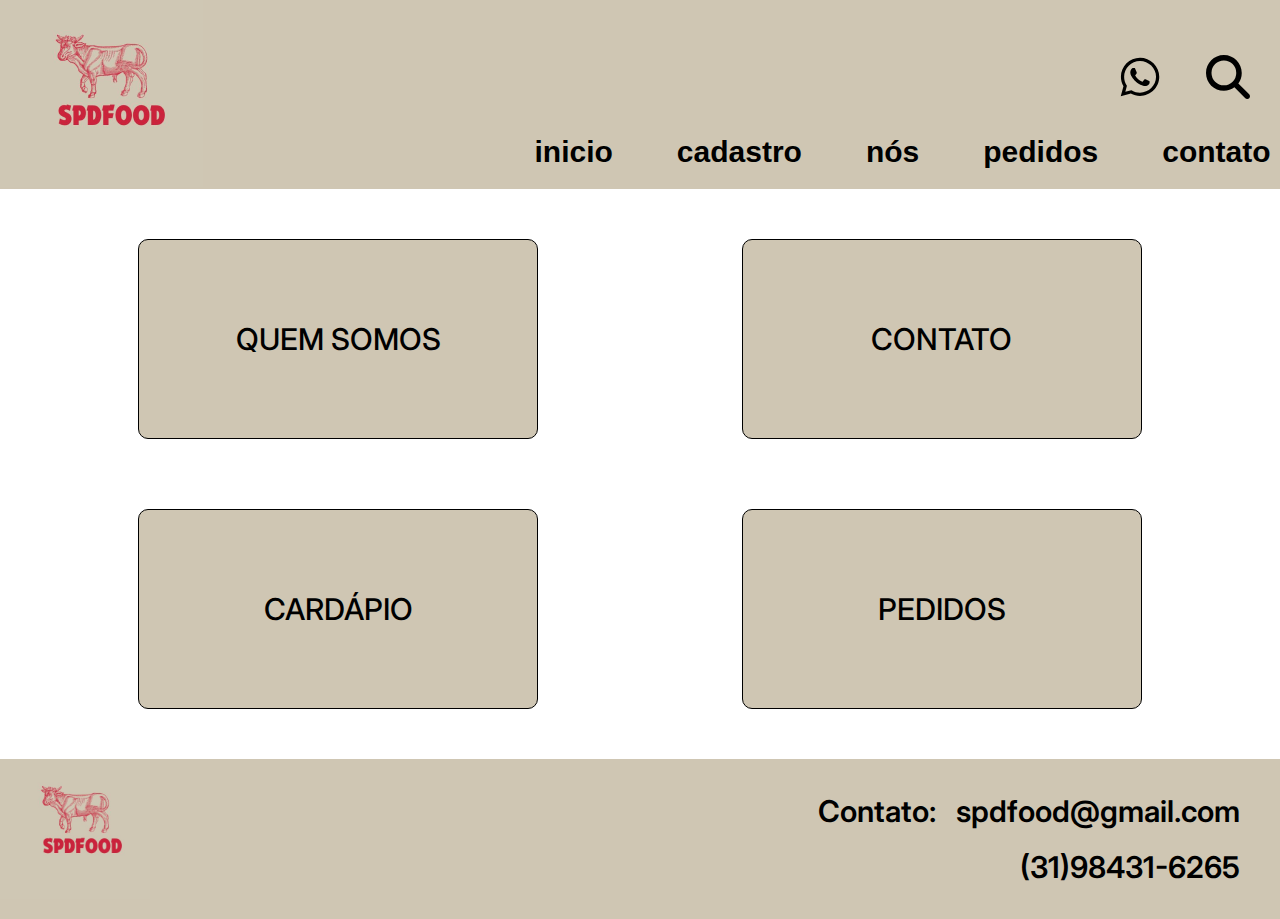
<file: delivery12/index.html>
<!DOCTYPE html>
<html lang="en">
<head>
    <meta charset="UTF-8">
    <meta name="viewport" content="width=device-width, initial-scale=1.0">
    <title>Document</title>
    <link rel="stylesheet" href="style.css">
</head>
<body>

    <div class="cabecario">
        <div>
            <img src="imagens/AP FINANÇAS (1) 2 (1).png" alt="">
        </div>
        <div class="nave">
            <p onclick="window.location.href='pagInicio.html'">inicio</p>
            <p onclick="window.location.href='login.html'">cadastro</p>
            <p onclick="window.location.href='quemsomos.html'">nós</p>
            <p onclick="window.location.href='pedidos.html'">pedidos</p>
            <p onclick="window.location.href='contato.html'">contato</p>
            <p onclick="window.location.href='cardapio.html'">cardapio</p>
        </div>
        <div class="altura">
            <svg xmlns="http://www.w3.org/2000/svg"
                viewBox="0 0 448 512"><!--!Font Awesome Free 6.6.0 by @fontawesome - https://fontawesome.com License - https://fontawesome.com/license/free Copyright 2024 Fonticons, Inc.-->
                <path
                    d="M380.9 97.1C339 55.1 283.2 32 223.9 32c-122.4 0-222 99.6-222 222 0 39.1 10.2 77.3 29.6 111L0 480l117.7-30.9c32.4 17.7 68.9 27 106.1 27h.1c122.3 0 224.1-99.6 224.1-222 0-59.3-25.2-115-67.1-157zm-157 341.6c-33.2 0-65.7-8.9-94-25.7l-6.7-4-69.8 18.3L72 359.2l-4.4-7c-18.5-29.4-28.2-63.3-28.2-98.2 0-101.7 82.8-184.5 184.6-184.5 49.3 0 95.6 19.2 130.4 54.1 34.8 34.9 56.2 81.2 56.1 130.5 0 101.8-84.9 184.6-186.6 184.6zm101.2-138.2c-5.5-2.8-32.8-16.2-37.9-18-5.1-1.9-8.8-2.8-12.5 2.8-3.7 5.6-14.3 18-17.6 21.8-3.2 3.7-6.5 4.2-12 1.4-32.6-16.3-54-29.1-75.5-66-5.7-9.8 5.7-9.1 16.3-30.3 1.8-3.7 .9-6.9-.5-9.7-1.4-2.8-12.5-30.1-17.1-41.2-4.5-10.8-9.1-9.3-12.5-9.5-3.2-.2-6.9-.2-10.6-.2-3.7 0-9.7 1.4-14.8 6.9-5.1 5.6-19.4 19-19.4 46.3 0 27.3 19.9 53.7 22.6 57.4 2.8 3.7 39.1 59.7 94.8 83.8 35.2 15.2 49 16.5 66.6 13.9 10.7-1.6 32.8-13.4 37.4-26.4 4.6-13 4.6-24.1 3.2-26.4-1.3-2.5-5-3.9-10.5-6.6z" />
            </svg>
            <svg class="whatizap"
                viewBox="0 0 512 512"><!--!Font Awesome Free 6.6.0 by @fontawesome - https://fontawesome.com License - https://fontawesome.com/license/free Copyright 2024 Fonticons, Inc.-->
                <path
                    d="M416 208c0 45.9-14.9 88.3-40 122.7L502.6 457.4c12.5 12.5 12.5 32.8 0 45.3s-32.8 12.5-45.3 0L330.7 376c-34.4 25.2-76.8 40-122.7 40C93.1 416 0 322.9 0 208S93.1 0 208 0S416 93.1 416 208zM208 352a144 144 0 1 0 0-288 144 144 0 1 0 0 288z" />
            </svg>

        </div>
    </div>

    <div class="container">
        <div class="main">
            <div class="cards">
                <div class="cardsButoes" onclick="window.location.href='quemsomos.html'">
                    <p>QUEM SOMOS</p>
                    
                </div>
                <div class="cardsButoes" onclick="window.location.href='contato.html'">
                    <p>CONTATO</p>
                </div>
                <div class="cardsButoes" onclick="window.location.href='cardapio.html'">
                    <p>CARDÁPIO</p>
                </div>
                <div class="cardsButoes" onclick="window.location.href='pedidos.html'">
                    <p>PEDIDOS</p>
                </div>
            </div>
        </div>
    </div>
    
    </div>
    
    <div class="rodape">
        <div>
            <img class="imgRodape" src="imagens/AP FINANÇAS (1) 2 (1).png" alt="">
        </div>
        <div class="rodapeContato">
            <div class="center-center">
                <p style="margin-right: 20px;">Contato: </p>
                <p>spdfood@gmail.com</p>
            </div>
            <p style="margin-top: 20px;">(31)98431-6265</p>
        </div>
    </div>
    
</body>
</html>
</file>
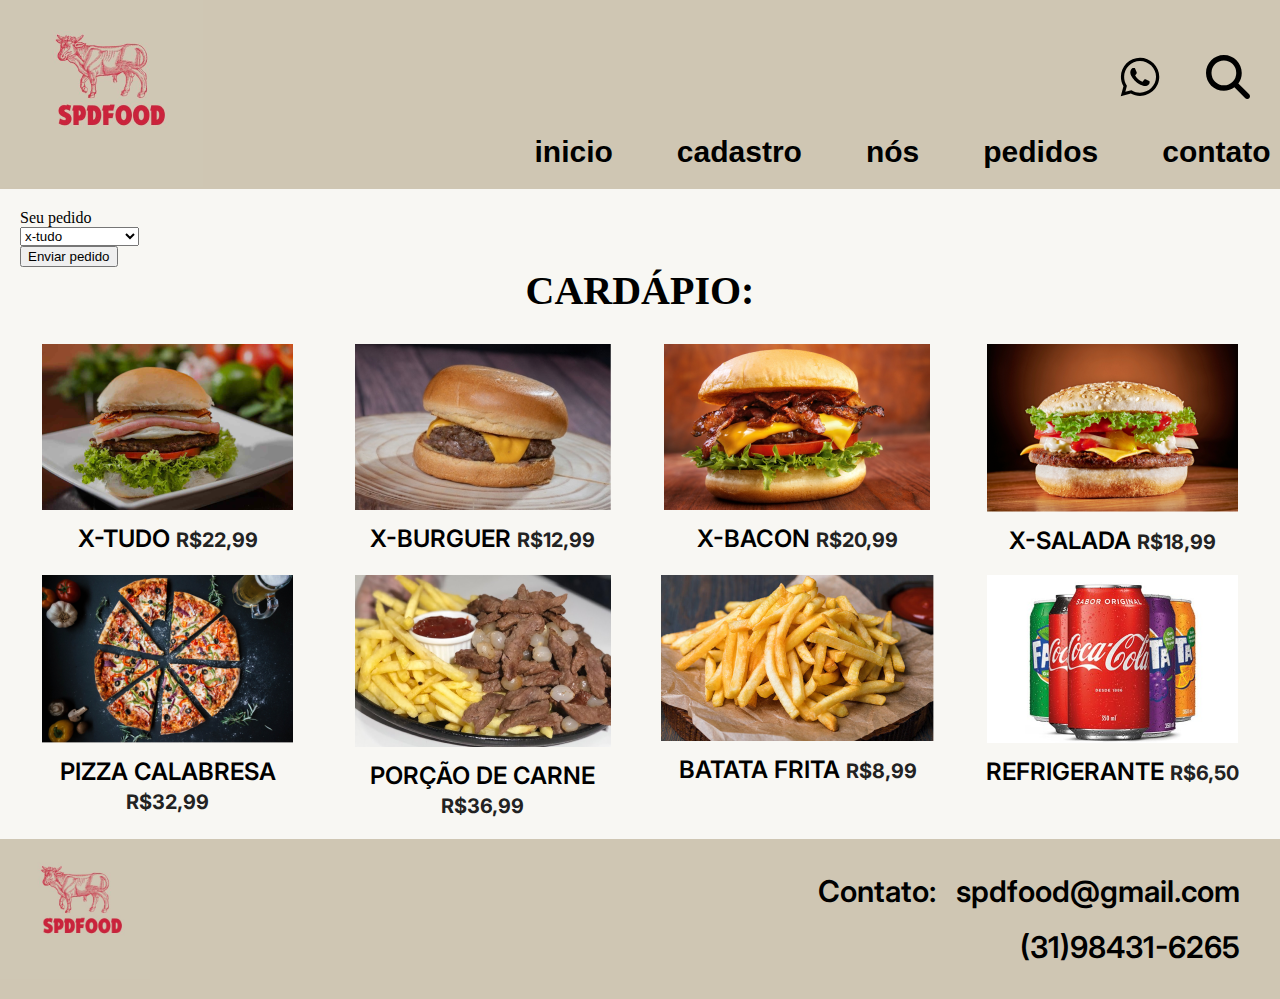
<file: delivery12/cardapio.html>
<!DOCTYPE html>
<html lang="en">
<head>
    <meta charset="UTF-8">
    <meta name="viewport" content="width=device-width, initial-scale=1.0">
    <title>Document</title>
    <link rel="stylesheet" href="cardapio.css">
</head>
<body>
    <div class="cabecario">
        <div>
            <img src="imagens/AP FINANÇAS (1) 2 (1).png" alt="">
        </div>
        <div class="nave">
            <p onclick="window.location.href='pagInicio.html'">inicio</p>
            <p onclick="window.location.href='login.html'">cadastro</p>
            <p onclick="window.location.href='quemsomos.html'">nós</p>
            <p onclick="window.location.href='pedidos.html'">pedidos</p>
            <p onclick="window.location.href='contato.html'">contato</p>
            <p onclick="window.location.href='cardapio.html'">cardapio</p>
        </div>
        <div class="altura">
            <svg xmlns="http://www.w3.org/2000/svg"
                viewBox="0 0 448 512"><!--!Font Awesome Free 6.6.0 by @fontawesome - https://fontawesome.com License - https://fontawesome.com/license/free Copyright 2024 Fonticons, Inc.-->
                <path
                    d="M380.9 97.1C339 55.1 283.2 32 223.9 32c-122.4 0-222 99.6-222 222 0 39.1 10.2 77.3 29.6 111L0 480l117.7-30.9c32.4 17.7 68.9 27 106.1 27h.1c122.3 0 224.1-99.6 224.1-222 0-59.3-25.2-115-67.1-157zm-157 341.6c-33.2 0-65.7-8.9-94-25.7l-6.7-4-69.8 18.3L72 359.2l-4.4-7c-18.5-29.4-28.2-63.3-28.2-98.2 0-101.7 82.8-184.5 184.6-184.5 49.3 0 95.6 19.2 130.4 54.1 34.8 34.9 56.2 81.2 56.1 130.5 0 101.8-84.9 184.6-186.6 184.6zm101.2-138.2c-5.5-2.8-32.8-16.2-37.9-18-5.1-1.9-8.8-2.8-12.5 2.8-3.7 5.6-14.3 18-17.6 21.8-3.2 3.7-6.5 4.2-12 1.4-32.6-16.3-54-29.1-75.5-66-5.7-9.8 5.7-9.1 16.3-30.3 1.8-3.7 .9-6.9-.5-9.7-1.4-2.8-12.5-30.1-17.1-41.2-4.5-10.8-9.1-9.3-12.5-9.5-3.2-.2-6.9-.2-10.6-.2-3.7 0-9.7 1.4-14.8 6.9-5.1 5.6-19.4 19-19.4 46.3 0 27.3 19.9 53.7 22.6 57.4 2.8 3.7 39.1 59.7 94.8 83.8 35.2 15.2 49 16.5 66.6 13.9 10.7-1.6 32.8-13.4 37.4-26.4 4.6-13 4.6-24.1 3.2-26.4-1.3-2.5-5-3.9-10.5-6.6z" />
            </svg>
            <svg class="whatizap"
                viewBox="0 0 512 512"><!--!Font Awesome Free 6.6.0 by @fontawesome - https://fontawesome.com License - https://fontawesome.com/license/free Copyright 2024 Fonticons, Inc.-->
                <path
                    d="M416 208c0 45.9-14.9 88.3-40 122.7L502.6 457.4c12.5 12.5 12.5 32.8 0 45.3s-32.8 12.5-45.3 0L330.7 376c-34.4 25.2-76.8 40-122.7 40C93.1 416 0 322.9 0 208S93.1 0 208 0S416 93.1 416 208zM208 352a144 144 0 1 0 0-288 144 144 0 1 0 0 288z" />
            </svg>

        </div>
    </div>
    <div class="cardapio">
        <div class="campos">
            <label for="pagamento">Seu pedido</label>
            <select name="pagamento" id="pagamento">
                <option value="dinheiro">x-tudo</option>
                <option value="cartao">x-burguer</option>
                <option value="pix">x-salada</option>
                <option value="pix">pizza calabresa</option>
                <option value="pix">porção de carne</option>
                <option value="pix">batata frita</option>
                <option value="pix">refrigerante</option>
                <div class="campos">
                    <label for="pedido">Pedido:</label>
                    
                </div>
                <input type="submit" value="Enviar pedido">
            </form>
        </div>
    </main min-height: 1309px;> 

        <h1 class="tituloCardapio">CARDÁPIO:</h1>
        <div class="grid-container">
            
            <div class="item">
                <img src="imagens/XTUDO.png" alt="x-tudo">
                <p class="cardapio-item">X-TUDO <span class="preco">R$22,99</span></p>
            </div>
            <div class="item">
                <img src="imagens/XBURGUER.png" alt="x-burguer">
                <p class="cardapio-item">X-BURGUER <span class="preco">R$12,99</span></p>
            </div>
            <div class="item">
                <img src="imagens/XBACON.png" alt="x-bacon">
                <p class="cardapio-item">X-BACON <span class="preco">R$20,99</span></p>
            </div>
            <div class="item">
                <img src="imagens/XSALADA.png" alt="x-salada">
                <p class="cardapio-item">X-SALADA <span class="preco">R$18,99</span></p>
            </div>
            <div class="item">
                <img src="imagens/PIZZA.png" alt="pizza">
                <p class="cardapio-item">PIZZA CALABRESA <span class="preco">R$32,99</span></p>
            </div>
            <div class="item">
                <img src="imagens/CARNE.png" alt="carne">
                <p class="cardapio-item">PORÇÃO DE CARNE <span class="preco">R$36,99</span></p>
            </div>
            <div class="item">
                <img src="imagens/BATATAFRITA.png" alt="batata-frita">
                <p class="cardapio-item">BATATA FRITA <span class="preco">R$8,99</span></p>
            </div>
            <div class="item">
                <img src="imagens/REFRI.png" alt="refrigerante">
                <p class="cardapio-item">REFRIGERANTE <span class="preco">R$6,50</span></p>
               
                    </select>
                </div>
            </div>
        </div>
    </div>

    
    <div class="rodape">
        <div>
            <img class="imgRodape" src="imagens/AP FINANÇAS (1) 2 (1).png" alt="">
        </div>
        <div class="rodapeContato">
            <div class="center-center">
                <p style="margin-right: 20px;">Contato: </p>
                <p>spdfood@gmail.com</p>
            </div>
            <p style="margin-top: 20px;">(31)98431-6265</p>
        </div>
    </div>

</body>
</html>
</file>
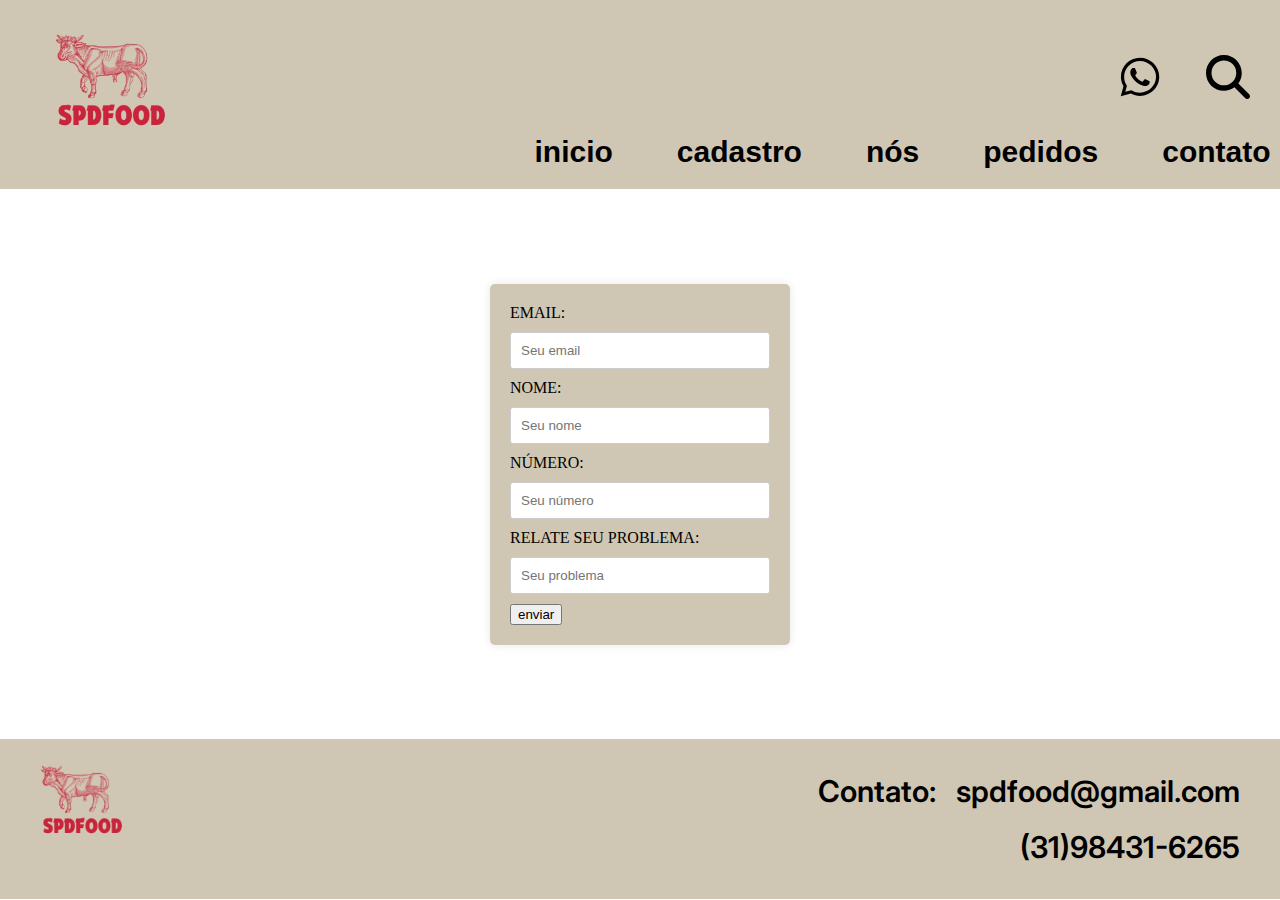
<file: delivery12/contato.html>
<!DOCTYPE html>
<html lang="en">

<head>
    <meta charset="UTF-8">
    <meta name="viewport" content="width=device-width, initial-scale=1.0">
    <title>Document</title>
    <link rel="stylesheet" href="contato.css">
</head>

<body>

    <div class="cabecario">
        <div>
            <img src="imagens/AP FINANÇAS (1) 2 (1).png" alt="">
        </div>
        <div class="nave">
            <p onclick="window.location.href='pagInicio.html'">inicio</p>
            <p onclick="window.location.href='login.html'">cadastro</p>
            <p onclick="window.location.href='quemsomos.html'">nós</p>
            <p onclick="window.location.href='pedidos.html'">pedidos</p>
            <p onclick="window.location.href='contato.html'">contato</p>
            <p onclick="window.location.href='cardapio.html'">cardapio</p>
        </div>
        <div class="altura">
            <svg xmlns="http://www.w3.org/2000/svg"
                viewBox="0 0 448 512"><!--!Font Awesome Free 6.6.0 by @fontawesome - https://fontawesome.com License - https://fontawesome.com/license/free Copyright 2024 Fonticons, Inc.-->
                <path
                    d="M380.9 97.1C339 55.1 283.2 32 223.9 32c-122.4 0-222 99.6-222 222 0 39.1 10.2 77.3 29.6 111L0 480l117.7-30.9c32.4 17.7 68.9 27 106.1 27h.1c122.3 0 224.1-99.6 224.1-222 0-59.3-25.2-115-67.1-157zm-157 341.6c-33.2 0-65.7-8.9-94-25.7l-6.7-4-69.8 18.3L72 359.2l-4.4-7c-18.5-29.4-28.2-63.3-28.2-98.2 0-101.7 82.8-184.5 184.6-184.5 49.3 0 95.6 19.2 130.4 54.1 34.8 34.9 56.2 81.2 56.1 130.5 0 101.8-84.9 184.6-186.6 184.6zm101.2-138.2c-5.5-2.8-32.8-16.2-37.9-18-5.1-1.9-8.8-2.8-12.5 2.8-3.7 5.6-14.3 18-17.6 21.8-3.2 3.7-6.5 4.2-12 1.4-32.6-16.3-54-29.1-75.5-66-5.7-9.8 5.7-9.1 16.3-30.3 1.8-3.7 .9-6.9-.5-9.7-1.4-2.8-12.5-30.1-17.1-41.2-4.5-10.8-9.1-9.3-12.5-9.5-3.2-.2-6.9-.2-10.6-.2-3.7 0-9.7 1.4-14.8 6.9-5.1 5.6-19.4 19-19.4 46.3 0 27.3 19.9 53.7 22.6 57.4 2.8 3.7 39.1 59.7 94.8 83.8 35.2 15.2 49 16.5 66.6 13.9 10.7-1.6 32.8-13.4 37.4-26.4 4.6-13 4.6-24.1 3.2-26.4-1.3-2.5-5-3.9-10.5-6.6z" />
            </svg>
            <svg class="whatizap"
                viewBox="0 0 512 512"><!--!Font Awesome Free 6.6.0 by @fontawesome - https://fontawesome.com License - https://fontawesome.com/license/free Copyright 2024 Fonticons, Inc.-->
                <path
                    d="M416 208c0 45.9-14.9 88.3-40 122.7L502.6 457.4c12.5 12.5 12.5 32.8 0 45.3s-32.8 12.5-45.3 0L330.7 376c-34.4 25.2-76.8 40-122.7 40C93.1 416 0 322.9 0 208S93.1 0 208 0S416 93.1 416 208zM208 352a144 144 0 1 0 0-288 144 144 0 1 0 0 288z" />
            </svg>

        </div>
    </div>

    <div class="princpal">    
        <div class="container">
            <form> 
                <label for="email">EMAIL:</label>
                <input type="text" id="email" name="email" placeholder="Seu email">
                <label for="nome">NOME:</label> 
                <input type="text" id="nome" name="nome" placeholder="Seu nome"> 
                <label for="numero">NÚMERO:</label> 
                <input type="text" id="numero" name="numero" placeholder="Seu número">
                <label for="numero">RELATE SEU PROBLEMA:</label> 
                <input type="text" id="numero" name="numero" placeholder="Seu problema">
                <button type="submit">enviar</button> 
            </form>
    
        </div>
    </div>




    <div class="rodape">
        <div>
            <img class="imgRodape" src="imagens/AP FINANÇAS (1) 2 (1).png" alt="">
        </div>
        <div class="rodapeContato">
            <div class="center-center">
                <p style="margin-right: 20px;">Contato: </p>
                <p>spdfood@gmail.com</p>
            </div>
            <p style="margin-top: 20px;">(31)98431-6265</p>
        </div>
    </div>

</body>

</html>
</file>
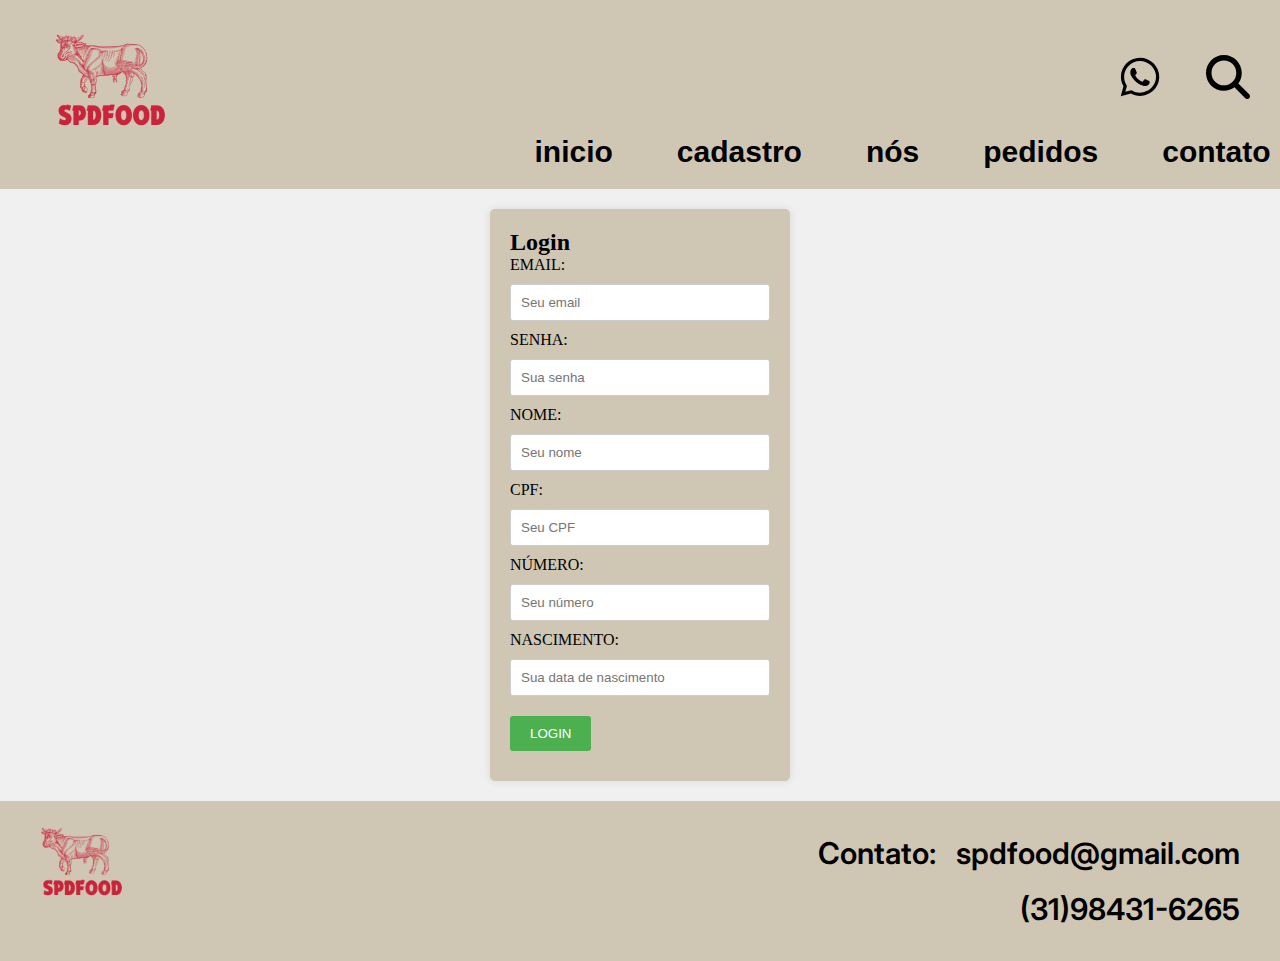
<file: delivery12/login.html>
<!DOCTYPE html>
<html lang="en">
<head>
    <meta charset="UTF-8">
    <meta name="viewport" content="width=device-width, initial-scale=1.0">
    <title>Document</title>
    <link rel="stylesheet" href="login.css">
</head>
<body>

    <div class="cabecario">
        <div>
            <img src="imagens/AP FINANÇAS (1) 2 (1).png" alt="">
        </div>
        <div class="nave">
            <p onclick="window.location.href='pagInicio.html'">inicio</p>
            <p onclick="window.location.href='login.html'">cadastro</p>
            <p onclick="window.location.href='quemsomos.html'">nós</p>
            <p onclick="window.location.href='pedidos.html'">pedidos</p>
            <p onclick="window.location.href='contato.html'">contato</p>
            <p onclick="window.location.href='cardapio.html'">cardapio</p>
        </div>
        <div class="altura">
            <svg xmlns="http://www.w3.org/2000/svg"
                viewBox="0 0 448 512"><!--!Font Awesome Free 6.6.0 by @fontawesome - https://fontawesome.com License - https://fontawesome.com/license/free Copyright 2024 Fonticons, Inc.-->
                <path
                    d="M380.9 97.1C339 55.1 283.2 32 223.9 32c-122.4 0-222 99.6-222 222 0 39.1 10.2 77.3 29.6 111L0 480l117.7-30.9c32.4 17.7 68.9 27 106.1 27h.1c122.3 0 224.1-99.6 224.1-222 0-59.3-25.2-115-67.1-157zm-157 341.6c-33.2 0-65.7-8.9-94-25.7l-6.7-4-69.8 18.3L72 359.2l-4.4-7c-18.5-29.4-28.2-63.3-28.2-98.2 0-101.7 82.8-184.5 184.6-184.5 49.3 0 95.6 19.2 130.4 54.1 34.8 34.9 56.2 81.2 56.1 130.5 0 101.8-84.9 184.6-186.6 184.6zm101.2-138.2c-5.5-2.8-32.8-16.2-37.9-18-5.1-1.9-8.8-2.8-12.5 2.8-3.7 5.6-14.3 18-17.6 21.8-3.2 3.7-6.5 4.2-12 1.4-32.6-16.3-54-29.1-75.5-66-5.7-9.8 5.7-9.1 16.3-30.3 1.8-3.7 .9-6.9-.5-9.7-1.4-2.8-12.5-30.1-17.1-41.2-4.5-10.8-9.1-9.3-12.5-9.5-3.2-.2-6.9-.2-10.6-.2-3.7 0-9.7 1.4-14.8 6.9-5.1 5.6-19.4 19-19.4 46.3 0 27.3 19.9 53.7 22.6 57.4 2.8 3.7 39.1 59.7 94.8 83.8 35.2 15.2 49 16.5 66.6 13.9 10.7-1.6 32.8-13.4 37.4-26.4 4.6-13 4.6-24.1 3.2-26.4-1.3-2.5-5-3.9-10.5-6.6z" />
            </svg>
            <svg class="whatizap"
                viewBox="0 0 512 512"><!--!Font Awesome Free 6.6.0 by @fontawesome - https://fontawesome.com License - https://fontawesome.com/license/free Copyright 2024 Fonticons, Inc.-->
                <path
                    d="M416 208c0 45.9-14.9 88.3-40 122.7L502.6 457.4c12.5 12.5 12.5 32.8 0 45.3s-32.8 12.5-45.3 0L330.7 376c-34.4 25.2-76.8 40-122.7 40C93.1 416 0 322.9 0 208S93.1 0 208 0S416 93.1 416 208zM208 352a144 144 0 1 0 0-288 144 144 0 1 0 0 288z" />
            </svg>
        </div>
        
    </div>
    <div class="container">
        <h2>Login</h2>
        <form>
          <label for="email">EMAIL:</label>
          <input type="text" id="email" name="email" placeholder="Seu email">
      
          <label for="senha">SENHA:</label>
          <input type="password" id="senha" name="senha" placeholder="Sua senha">
      
          <label for="nome">NOME:</label>
          <input type="text" id="nome" name="nome" placeholder="Seu nome">
      
          <label for="cpf">CPF:</label>
          <input type="text" id="cpf" name="cpf" placeholder="Seu CPF">
      
          <label for="numero">NÚMERO:</label>
          <input type="text" id="numero" name="numero" placeholder="Seu número">
      
          <label for="nascimento">NASCIMENTO:</label>
          <input type="text" id="nascimento" name="nascimento" placeholder="Sua data de nascimento">
      
          <button type="submit">LOGIN</button>
        
        </form>
      </div>
    <div class="rodape">
        <div>
            <img class="imgRodape" src="imagens/AP FINANÇAS (1) 2 (1).png" alt="">
        </div>
        <div class="rodapeContato">
            <div class="center-center">
                <p style="margin-right: 20px;">Contato: </p>
                <p>spdfood@gmail.com</p>
            </div>
            <p style="margin-top: 20px;">(31)98431-6265</p>
        </div>
    </div>

</body>
</html>
</file>
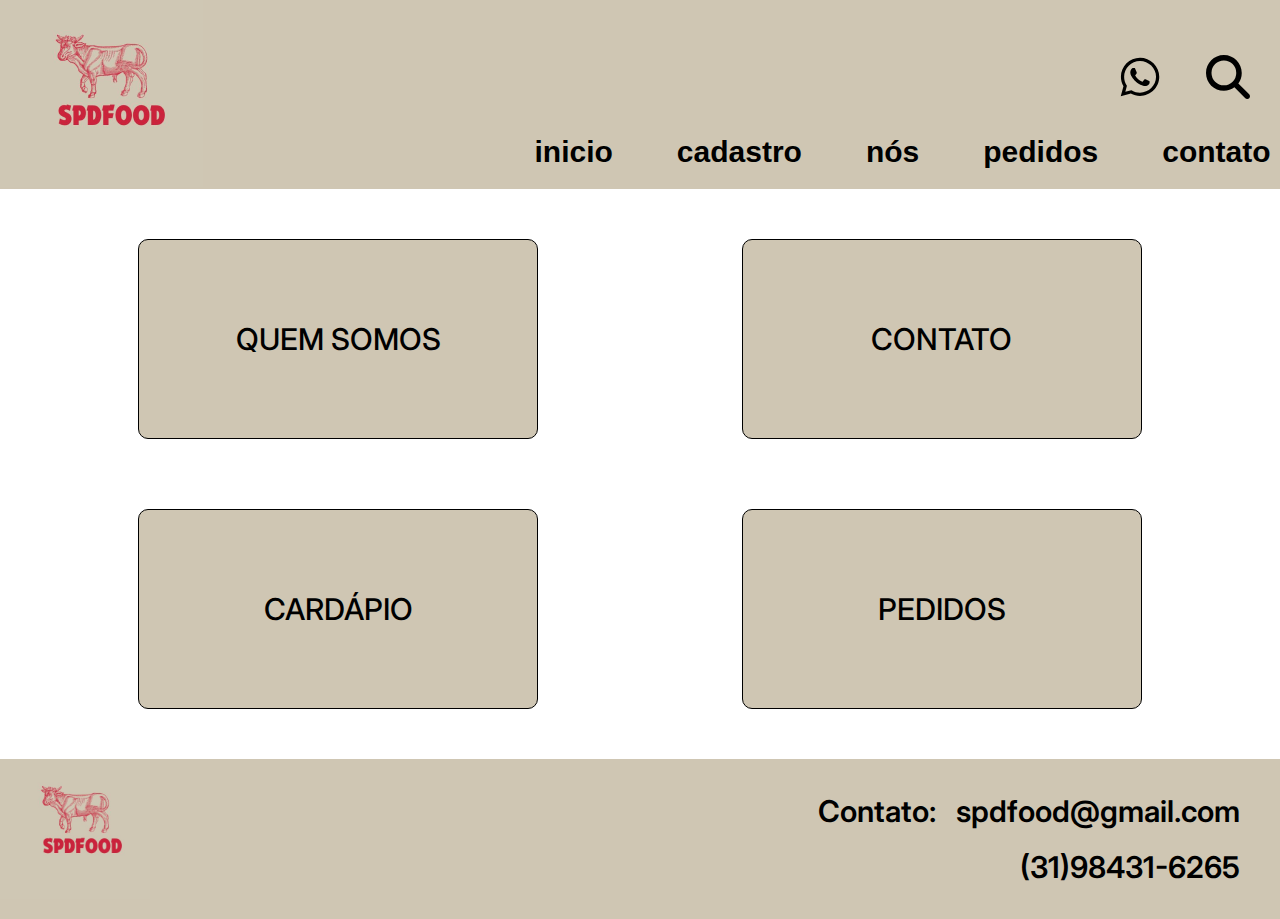
<file: delivery12/pagInicio.html>
<!DOCTYPE html>
<html lang="en">
<head>
    <meta charset="UTF-8">
    <meta name="viewport" content="width=device-width, initial-scale=1.0">
    <title>Document</title>
    <link rel="stylesheet" href="pagInicio.css">
</head>
<body>

    <div class="cabecario">
        <div>
            <img src="imagens/AP FINANÇAS (1) 2 (1).png" alt="">
        </div>
        <div class="nave">
            <p onclick="window.location.href='pagInicio.html'">inicio</p>
            <p onclick="window.location.href='login.html'">cadastro</p>
            <p onclick="window.location.href='quemsomos.html'">nós</p>
            <p onclick="window.location.href='pedidos.html'">pedidos</p>
            <p onclick="window.location.href='contato.html'">contato</p>
            <p onclick="window.location.href='cardapio.html'">cardapio</p>
        </div>
        <div class="altura">
            <svg xmlns="http://www.w3.org/2000/svg"
                viewBox="0 0 448 512"><!--!Font Awesome Free 6.6.0 by @fontawesome - https://fontawesome.com License - https://fontawesome.com/license/free Copyright 2024 Fonticons, Inc.-->
                <path
                    d="M380.9 97.1C339 55.1 283.2 32 223.9 32c-122.4 0-222 99.6-222 222 0 39.1 10.2 77.3 29.6 111L0 480l117.7-30.9c32.4 17.7 68.9 27 106.1 27h.1c122.3 0 224.1-99.6 224.1-222 0-59.3-25.2-115-67.1-157zm-157 341.6c-33.2 0-65.7-8.9-94-25.7l-6.7-4-69.8 18.3L72 359.2l-4.4-7c-18.5-29.4-28.2-63.3-28.2-98.2 0-101.7 82.8-184.5 184.6-184.5 49.3 0 95.6 19.2 130.4 54.1 34.8 34.9 56.2 81.2 56.1 130.5 0 101.8-84.9 184.6-186.6 184.6zm101.2-138.2c-5.5-2.8-32.8-16.2-37.9-18-5.1-1.9-8.8-2.8-12.5 2.8-3.7 5.6-14.3 18-17.6 21.8-3.2 3.7-6.5 4.2-12 1.4-32.6-16.3-54-29.1-75.5-66-5.7-9.8 5.7-9.1 16.3-30.3 1.8-3.7 .9-6.9-.5-9.7-1.4-2.8-12.5-30.1-17.1-41.2-4.5-10.8-9.1-9.3-12.5-9.5-3.2-.2-6.9-.2-10.6-.2-3.7 0-9.7 1.4-14.8 6.9-5.1 5.6-19.4 19-19.4 46.3 0 27.3 19.9 53.7 22.6 57.4 2.8 3.7 39.1 59.7 94.8 83.8 35.2 15.2 49 16.5 66.6 13.9 10.7-1.6 32.8-13.4 37.4-26.4 4.6-13 4.6-24.1 3.2-26.4-1.3-2.5-5-3.9-10.5-6.6z" />
            </svg>
            <svg class="whatizap"
                viewBox="0 0 512 512"><!--!Font Awesome Free 6.6.0 by @fontawesome - https://fontawesome.com License - https://fontawesome.com/license/free Copyright 2024 Fonticons, Inc.-->
                <path
                    d="M416 208c0 45.9-14.9 88.3-40 122.7L502.6 457.4c12.5 12.5 12.5 32.8 0 45.3s-32.8 12.5-45.3 0L330.7 376c-34.4 25.2-76.8 40-122.7 40C93.1 416 0 322.9 0 208S93.1 0 208 0S416 93.1 416 208zM208 352a144 144 0 1 0 0-288 144 144 0 1 0 0 288z" />
            </svg>

        </div>
    </div>

    <div class="container">
        <div class="main">
            <div class="cards">
                <div class="cardsButoes" onclick="window.location.href='quemsomos.html'">
                    <p>QUEM SOMOS</p>
                    
                </div>
                <div class="cardsButoes" onclick="window.location.href='contato.html'">
                    <p>CONTATO</p>
                </div>
                <div class="cardsButoes" onclick="window.location.href='cardapio.html'">
                    <p>CARDÁPIO</p>
                </div>
                <div class="cardsButoes" onclick="window.location.href='pedidos.html'">
                    <p>PEDIDOS</p>
                </div>
            </div>
        </div>
    </div>
    
    </div>
    
    <div class="rodape">
        <div>
            <img class="imgRodape" src="imagens/AP FINANÇAS (1) 2 (1).png" alt="">
        </div>
        <div class="rodapeContato">
            <div class="center-center">
                <p style="margin-right: 20px;">Contato: </p>
                <p>spdfood@gmail.com</p>
            </div>
            <p style="margin-top: 20px;">(31)98431-6265</p>
        </div>
    </div>
    
</body>
</html>
</file>
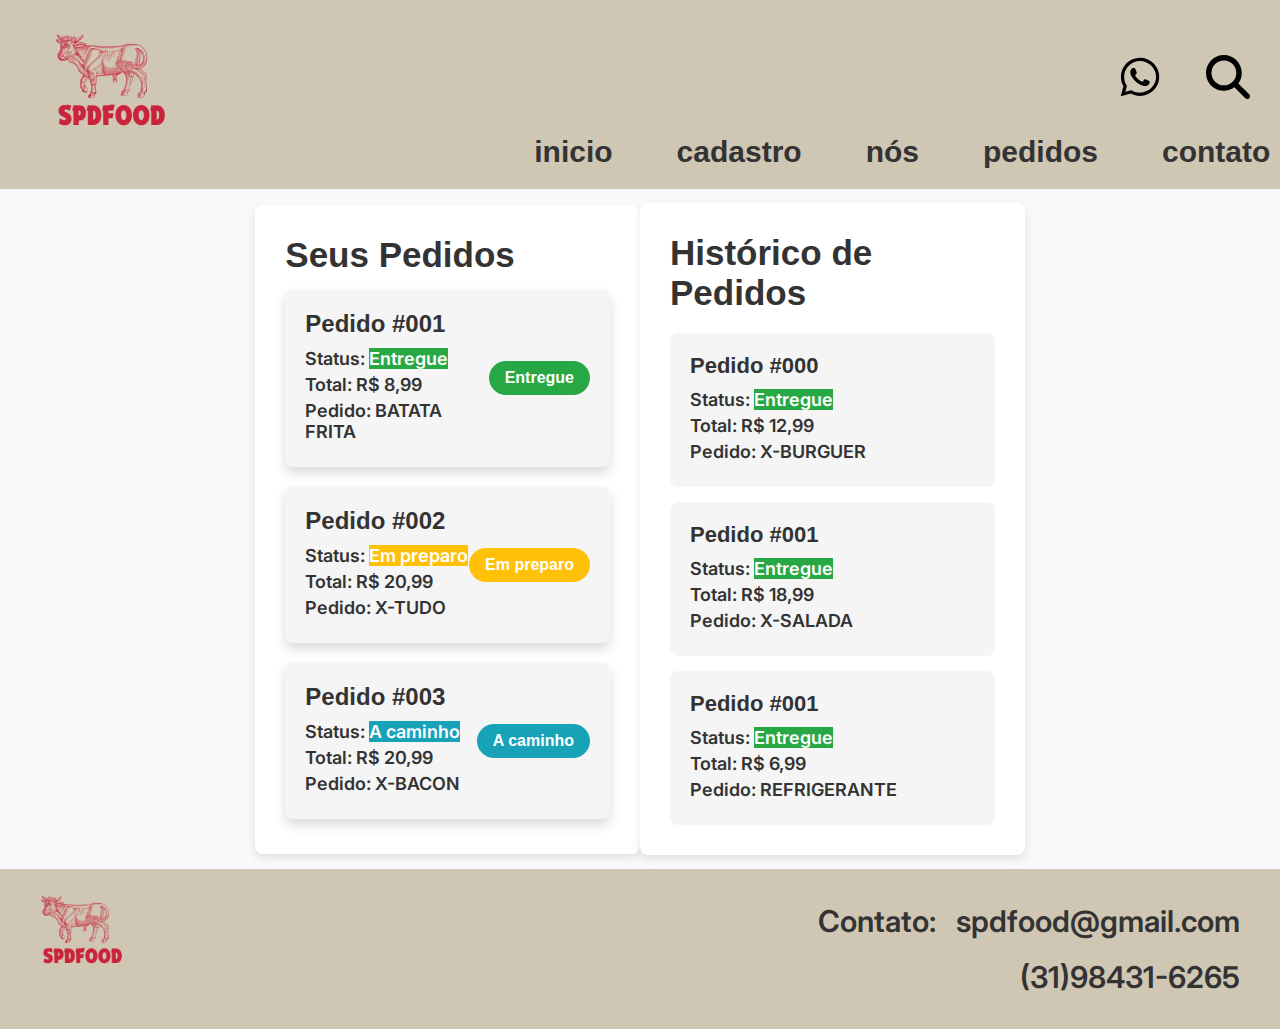
<file: delivery12/pedidos.html>
<!DOCTYPE html>
<html lang="en">
  <head>
    <meta charset="UTF-8" />
    <meta name="viewport" content="width=device-width, initial-scale=1.0" />
    <title>Document</title>
    <link rel="stylesheet" href="pedidos.css" />
  </head>

  <body>
    <div class="cabecario">
      <div>
        <img src="imagens/AP FINANÇAS (1) 2 (1).png" alt="" />
      </div>
      <div class="nave">
        <p onclick="window.location.href='pagInicio.html'">inicio</p>
            <p onclick="window.location.href='login.html'">cadastro</p>
            <p onclick="window.location.href='quemsomos.html'">nós</p>
            <p onclick="window.location.href='pedidos.html'">pedidos</p>
            <p onclick="window.location.href='contato.html'">contato</p>
            <p onclick="window.location.href='cardapio.html'">cardapio</p>
      </div>
      <div class="altura">
        <svg
          xmlns="http://www.w3.org/2000/svg"
          viewBox="0 0 448 512"
        >
          <!--!Font Awesome Free 6.6.0 by @fontawesome - https://fontawesome.com License - https://fontawesome.com/license/free Copyright 2024 Fonticons, Inc.-->
          <path
            d="M380.9 97.1C339 55.1 283.2 32 223.9 32c-122.4 0-222 99.6-222 222 0 39.1 10.2 77.3 29.6 111L0 480l117.7-30.9c32.4 17.7 68.9 27 106.1 27h.1c122.3 0 224.1-99.6 224.1-222 0-59.3-25.2-115-67.1-157zm-157 341.6c-33.2 0-65.7-8.9-94-25.7l-6.7-4-69.8 18.3L72 359.2l-4.4-7c-18.5-29.4-28.2-63.3-28.2-98.2 0-101.7 82.8-184.5 184.6-184.5 49.3 0 95.6 19.2 130.4 54.1 34.8 34.9 56.2 81.2 56.1 130.5 0 101.8-84.9 184.6-186.6 184.6zm101.2-138.2c-5.5-2.8-32.8-16.2-37.9-18-5.1-1.9-8.8-2.8-12.5 2.8-3.7 5.6-14.3 18-17.6 21.8-3.2 3.7-6.5 4.2-12 1.4-32.6-16.3-54-29.1-75.5-66-5.7-9.8 5.7-9.1 16.3-30.3 1.8-3.7 .9-6.9-.5-9.7-1.4-2.8-12.5-30.1-17.1-41.2-4.5-10.8-9.1-9.3-12.5-9.5-3.2-.2-6.9-.2-10.6-.2-3.7 0-9.7 1.4-14.8 6.9-5.1 5.6-19.4 19-19.4 46.3 0 27.3 19.9 53.7 22.6 57.4 2.8 3.7 39.1 59.7 94.8 83.8 35.2 15.2 49 16.5 66.6 13.9 10.7-1.6 32.8-13.4 37.4-26.4 4.6-13 4.6-24.1 3.2-26.4-1.3-2.5-5-3.9-10.5-6.6z"
          />
        </svg>
        <svg
          class="whatizap"
          viewBox="0 0 512 512"
        >
          <!--!Font Awesome Free 6.6.0 by @fontawesome - https://fontawesome.com License - https://fontawesome.com/license/free Copyright 2024 Fonticons, Inc.-->
          <path
            d="M416 208c0 45.9-14.9 88.3-40 122.7L502.6 457.4c12.5 12.5 12.5 32.8 0 45.3s-32.8 12.5-45.3 0L330.7 376c-34.4 25.2-76.8 40-122.7 40C93.1 416 0 322.9 0 208S93.1 0 208 0S416 93.1 416 208zM208 352a144 144 0 1 0 0-288 144 144 0 1 0 0 288z"
          />
        </svg>
      </div>
    </div>
    <div class="bada"> 
      <div class="container">
        <div class="esquerda">
          <h1>Seus Pedidos</h1>
          <div class="pedidos">
            <div class="pedido-card">
              <div class="pedido-info">
                <h2>Pedido #001</h2>
                <p>Status: <span class="status entregue">Entregue</span></p>
                <p>Total: R$ 8,99</p>
                <p>Pedido: BATATA FRITA</p>
              </div>
              <div class="status-indicator entregue">Entregue</div>
            </div>
  
            <div class="pedido-card">
              <div class="pedido-info">
                <h2>Pedido #002</h2>
                <p>Status: <span class="status preparo">Em preparo</span></p>
                <p>Total: R$ 20,99</p>
                <p>Pedido: X-TUDO</p>
              </div>
              <div class="status-indicator preparo">Em preparo</div>
            </div>
  
            <div class="pedido-card">
              <div class="pedido-info">
                <h2>Pedido #003</h2>
                <p>Status: <span class="status caminho">A caminho</span></p>
                <p>Total: R$ 20,99</p>
                <p>Pedido: X-BACON</p>
              </div>
              <div class="status-indicator caminho">A caminho</div>
            </div>
          </div>
        </div>
  
        <div class="direita">
          <h1>Histórico de Pedidos</h1>
          <div class="historico">
            <div class="historico-item">
              <h2>Pedido #000</h2>
              <p>Status: <span class="status entregue">Entregue</span></p>
              <p>Total: R$ 12,99</p>
              <p>Pedido: X-BURGUER</p>
            </div>
            <div class="historico-item">
              <h2>Pedido #001</h2>
              <p>Status: <span class="status entregue">Entregue</span></p>
              <p>Total: R$ 18,99</p>
              <p>Pedido: X-SALADA</p>
            </div>
            <div class="historico-item">
              <h2>Pedido #001</h2>
              <p>Status: <span class="status entregue">Entregue</span></p>
              <p>Total: R$ 6,99</p>
              <p>Pedido: REFRIGERANTE</p>
            </div>
          </div>
        </div>
      </div>
    </div>
  
    
    <div class="rodape">
      <div>
        <img class="imgRodape" src="imagens/AP FINANÇAS (1) 2 (1).png" alt="" />
      </div>
      <div class="rodapeContato">
        <div class="center-center">
          <p style="margin-right: 20px;">Contato: </p>
          <p>spdfood@gmail.com</p>
        </div>
        <p style="margin-top: 20px;">(31)98431-6265</p>
      </div>
    </div>
  </body>
</html>
</file>
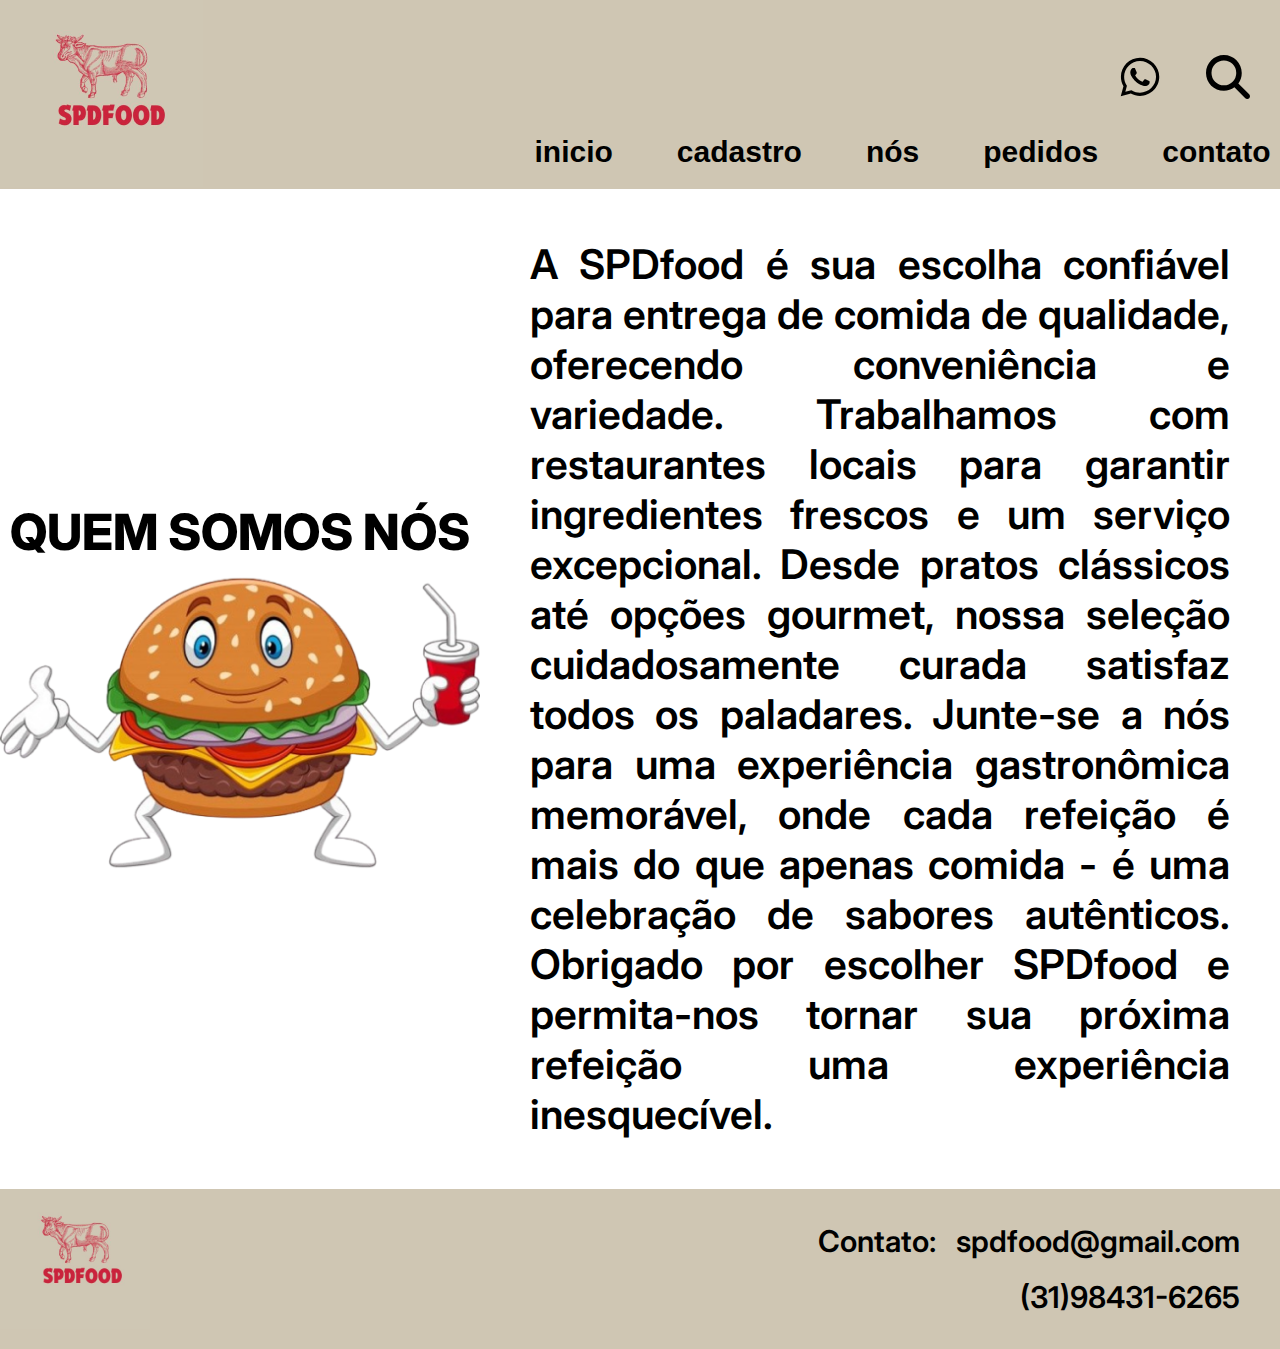
<file: delivery12/quemsomos.html>
<!DOCTYPE html>
<html lang="en">

<head>
    <meta charset="UTF-8">
    <meta name="viewport" content="width=device-width, initial-scale=1.0">
    <title>Document</title>
    <link rel="stylesheet" href="quemsomos.css">
</head>

<body>
    <div class="cabecario">
        <div>
            <img src="imagens/AP FINANÇAS (1) 2 (1).png" alt="">
        </div>
        <div class="nave">
            <p onclick="window.location.href='pagInicio.html'">inicio</p>
            <p onclick="window.location.href='login.html'">cadastro</p>
            <p onclick="window.location.href='quemsomos.html'">nós</p>
            <p onclick="window.location.href='pedidos.html'">pedidos</p>
            <p onclick="window.location.href='contato.html'">contato</p>
            <p onclick="window.location.href='cardapio.html'">cardapio</p>
        </div>
        <div class="altura">
            <svg xmlns="http://www.w3.org/2000/svg"
                viewBox="0 0 448 512"><!--!Font Awesome Free 6.6.0 by @fontawesome - https://fontawesome.com License - https://fontawesome.com/license/free Copyright 2024 Fonticons, Inc.-->
                <path
                    d="M380.9 97.1C339 55.1 283.2 32 223.9 32c-122.4 0-222 99.6-222 222 0 39.1 10.2 77.3 29.6 111L0 480l117.7-30.9c32.4 17.7 68.9 27 106.1 27h.1c122.3 0 224.1-99.6 224.1-222 0-59.3-25.2-115-67.1-157zm-157 341.6c-33.2 0-65.7-8.9-94-25.7l-6.7-4-69.8 18.3L72 359.2l-4.4-7c-18.5-29.4-28.2-63.3-28.2-98.2 0-101.7 82.8-184.5 184.6-184.5 49.3 0 95.6 19.2 130.4 54.1 34.8 34.9 56.2 81.2 56.1 130.5 0 101.8-84.9 184.6-186.6 184.6zm101.2-138.2c-5.5-2.8-32.8-16.2-37.9-18-5.1-1.9-8.8-2.8-12.5 2.8-3.7 5.6-14.3 18-17.6 21.8-3.2 3.7-6.5 4.2-12 1.4-32.6-16.3-54-29.1-75.5-66-5.7-9.8 5.7-9.1 16.3-30.3 1.8-3.7 .9-6.9-.5-9.7-1.4-2.8-12.5-30.1-17.1-41.2-4.5-10.8-9.1-9.3-12.5-9.5-3.2-.2-6.9-.2-10.6-.2-3.7 0-9.7 1.4-14.8 6.9-5.1 5.6-19.4 19-19.4 46.3 0 27.3 19.9 53.7 22.6 57.4 2.8 3.7 39.1 59.7 94.8 83.8 35.2 15.2 49 16.5 66.6 13.9 10.7-1.6 32.8-13.4 37.4-26.4 4.6-13 4.6-24.1 3.2-26.4-1.3-2.5-5-3.9-10.5-6.6z" />
            </svg>
            <svg class="whatizap"
                viewBox="0 0 512 512"><!--!Font Awesome Free 6.6.0 by @fontawesome - https://fontawesome.com License - https://fontawesome.com/license/free Copyright 2024 Fonticons, Inc.-->
                <path
                    d="M416 208c0 45.9-14.9 88.3-40 122.7L502.6 457.4c12.5 12.5 12.5 32.8 0 45.3s-32.8 12.5-45.3 0L330.7 376c-34.4 25.2-76.8 40-122.7 40C93.1 416 0 322.9 0 208S93.1 0 208 0S416 93.1 416 208zM208 352a144 144 0 1 0 0-288 144 144 0 1 0 0 288z" />
            </svg>

        </div>
    </div>

    <div class="aburgue">
        <div>
            <h1>QUEM SOMOS NÓS</h1>
            <img src="imagens/de0d03f5f5f4ecca5d24088788e0ecd8-removebg-preview 1.png" alt="">
        </div>
        <p>A SPDfood é sua escolha confiável para entrega de comida de qualidade, oferecendo conveniência e variedade.
            Trabalhamos com restaurantes locais para garantir ingredientes frescos e um serviço excepcional. Desde
            pratos clássicos até opções gourmet, nossa seleção cuidadosamente curada satisfaz todos os paladares.
            Junte-se a nós para uma experiência gastronômica memorável, onde cada refeição é mais do que apenas comida -
            é uma celebração de sabores autênticos. Obrigado por escolher SPDfood e permita-nos tornar sua próxima
            refeição uma experiência inesquecível.
        </p>
    </div>


    <div class="rodape">
        <div>
            <img class="imgRodape" src="imagens/AP FINANÇAS (1) 2 (1).png" alt="">
        </div>
        <div class="rodapeContato">
            <div class="center-center">
                <p style="margin-right: 20px;">Contato: </p>
                <p>spdfood@gmail.com</p>
            </div>
            <p style="margin-top: 20px;">(31)98431-6265</p>
        </div>
    </div>

</body>

</html>
</file>
<file: delivery12/style.css>
@import url('https://fonts.googleapis.com/css2?family=Inter:ital,opsz,wght@0,14..32,100..900;1,14..32,100..900&display=swap');

p{ 
  font-family: "Inter", sans-serif;
  font-optical-sizing: auto;
  font-weight: 600;
  font-size: 30px;
  font-style: normal;
}
*{
    margin: 0;
    box-sizing: border-box;
}

svg{
    width: 44px;
    height: 44px;
}

.center-center{
    display: flex;
    justify-content: center;
    align-items: center;
}

.cabecario{
    background-color: #CFC6B3 ;
    height: 189px;
    width: 100%;
    display: flex;
    justify-content: space-between;
    align-items: center;
}
.nave{
    display: flex;
    height: 100%;
    align-items: flex-end;
    width: 300px;
}
.nave p{
    padding: 20px;
    font-size: 30px;
    font-family: Arial, Helvetica, sans-serif;
    margin-left: 8%;
    cursor: pointer;
}
.altura{
    height: 80px;
    margin-right: 30px;
}
.altura svg{    
    width: 44px;
    height: 44px;
    margin-left: 40px;
    cursor: pointer;
}
.rodape{
    background-color: #CFC6B3 ;
    height: 160px;
    width: 100%;
    display: grid;
    grid-template-columns: 1fr 3fr;
}

.rodapeContato{
    display: flex;
    justify-content: center;
    align-items: flex-end;
    flex-direction: column;
    margin-right: 40px;
}

.imgRodape{
    width: 150px
}


.container {
    display: flex;
    justify-content: center;
    align-items: center;
}

.cards {
    display: grid;
    grid-template-columns: 4fr 3fr;
    grid-gap: 70px; 
}

.cardsButoes {
    background-color: #CFC6B3;
    height: 200px;
    width: 400px; 
    border: 0.5px solid black;
    cursor: pointer;
    display: flex;
    justify-content: center;
    align-items: center;
    transition: transform 0.3s ease; 
    border-radius: 10px;
}

.cardsButoes:hover {
    transform: scale(1.08); 
}

.cardsButoes p {
    font-weight: 500;
}

.voltar{
    margin: 0 0 20px 30px;
    display: flex;
    justify-content: flex-start;
    align-content: center;
}

.voltar div{
    border-radius: 6px;
    cursor: pointer;
    background-color: rgb(173, 173, 173);
    transition: transform 0.3s ease; 
}

.voltar div:hover{
    transform: scale(1.08); 
}

.voltar p{
    font-size: 20px;
    padding: 8px;
    font-weight: 600;
}

.voltar p::before{
    content: "\21A9";
}

.main {
    display: flex;
    justify-content: center;
    align-items: center;
    margin-top: 50px;
    margin-bottom: 50px;
    width: 100%; 
    
    
}
</file>
<file: delivery12/cardapio.css>
@import url('https://fonts.googleapis.com/css2?family=Inter:ital,opsz,wght@0,14..32,100..900;1,14..32,100..900&display=swap');

p{ 
  font-family: "Inter", sans-serif;
  font-optical-sizing: auto;
  font-weight: 600;
  font-size: 30px;
  font-style: normal;
}
*{
    margin: 0;
    box-sizing: border-box;
}

svg{
    width: 44px;
    height: 44px;
}

.center-center{
    display: flex;
    justify-content: center;
    align-items: center;
}

.cabecario{
    background-color: #CFC6B3 ;
    height: 189px;
    width: 100%;
    display: flex;
    justify-content: space-between;
    align-items: center;
}
.nave{
    display: flex;
    height: 100%;
    align-items: flex-end;
    width: 300px;
}
.nave p{
    padding: 20px;
    font-size: 30px;
    font-family: Arial, Helvetica, sans-serif;
    margin-left: 8%;
    cursor: pointer;
}
.altura{
    height: 80px;
    margin-right: 30px;
}
.altura svg{    
    width: 44px;
    height: 44px;
    margin-left: 40px;
    cursor: pointer;
}
.rodape{
    background-color: #CFC6B3 ;
    height: 160px;
    width: 100%;
    display: grid;
    grid-template-columns: 1fr 3fr;
}

.rodapeContato{
    display: flex;
    justify-content: center;
    align-items: flex-end;
    flex-direction: column;
    margin-right: 40px;
}

.imgRodape{
    width: 150px
}

.cardapio {
    background-color: #F8F7F3;
    padding: 20px;
}

.tituloCardapio {
    text-align: center;
    font-size: 40px;
    font-weight: bold;
    margin-bottom: 30px;
}

.grid-container {
    display: grid;
    grid-template-columns: repeat(4, 1fr);
    gap: 20px;
}

.item {
    text-align: center;
}

.item img {
    max-width: 100%;
    height: auto;
}

.cardapio-item {
    margin-top: 10px;
    font-size: 24px;
}

.preco {
    font-size: 20px;
    font-weight: bold;
    color: #222;
}
.campos{
    width: 100px;
}
</file>
<file: delivery12/contato.css>
@import url('https://fonts.googleapis.com/css2?family=Inter:ital,opsz,wght@0,14..32,100..900;1,14..32,100..900&display=swap');

p {
    font-family: "Inter", sans-serif;
    font-optical-sizing: auto;
    font-weight: 600;
    font-size: 30px;
    font-style: normal;
}

* {
    margin: 0;
    box-sizing: border-box;
}

svg {
    width: 44px;
    height: 44px;
}

.center-center {
    display: flex;
    justify-content: center;
    align-items: center;
}

.princpal{
    height: 550px;
    display: flex;
    justify-content: center;
    align-items: center;
}

.cabecario {
    background-color: #CFC6B3;
    height: 189px;
    width: 100%;
    display: flex;
    justify-content: space-between;
    align-items: center;
}

.nave {
    display: flex;
    height: 100%;
    align-items: flex-end;
    width: 300px;
}

.nave p {
    padding: 20px;
    font-size: 30px;
    font-family: Arial, Helvetica, sans-serif;
    margin-left: 8%;
    cursor: pointer;
}

.altura {
    height: 80px;
    margin-right: 30px;
}

.altura svg {
    width: 44px;
    height: 44px;
    margin-left: 40px;
    cursor: pointer;
}

.rodape {
    background-color: #CFC6B3;
    height: 160px;
    width: 100%;
    display: grid;
    grid-template-columns: 1fr 3fr;
}

.rodapeContato {
    display: flex;
    justify-content: center;
    align-items: flex-end;
    flex-direction: column;
    margin-right: 40px;
}

.imgRodape {
    width: 150px
}

.email {
    width: 90px;
    height: 90px;
}

.container {
    width: 300px;
    background-color: #fff;
    margin: 20px auto;
    padding: 20px;
    border-radius: 5px;
    box-shadow: 0px 0px 10px rgba(0, 0, 0, 0.1);
}

.container {
    background-color: #CFC6B3;
   max-height: 1325px;
}

input[type="text"],
input[type="password"] {
    width: 100%;
    padding: 10px;
    margin: 10px 0;
    border: 1px solid #ccc;
    border-radius: 3px;
    box-sizing: border-box;
}
</file>
<file: delivery12/login.css>
@import url('https://fonts.googleapis.com/css2?family=Inter:ital,opsz,wght@0,14..32,100..900;1,14..32,100..900&display=swap');

p{ 
  font-family: "Inter", sans-serif;
  font-optical-sizing: auto;
  font-weight: 600;
  font-size: 30px;
  font-style: normal;
}
*{
    margin: 0;
    box-sizing: border-box;
}

svg{
    width: 44px;
    height: 44px;
}

.center-center{
    display: flex;
    justify-content: center;
    align-items: center;
}

.cabecario{
    background-color: #CFC6B3 ;
    height: 189px;
    width: 100%;
    display: flex;
    justify-content: space-between;
    align-items: center;
}
.nave{
    display: flex;
    height: 100%;
    align-items: flex-end;
    width: 300px;
}
.nave p{
    padding: 20px;
    font-size: 30px;
    font-family: Arial, Helvetica, sans-serif;
    margin-left: 8%;
    cursor: pointer;
}
.altura{
    height: 80px;
    margin-right: 30px;
}
.altura svg{    
    width: 44px;
    height: 44px;
    margin-left: 40px;
    cursor: pointer;
}
.rodape{
    background-color: #CFC6B3 ;
    height: 160px;
    width: 100%;
    display: grid;
    grid-template-columns: 1fr 3fr;
}

.rodapeContato{
    display: flex;
    justify-content: center;
    align-items: flex-end;
    flex-direction: column;
    margin-right: 40px;
}

.imgRodape{
    width: 150px
}
body {
    background-color: #f0f0f0;
  }
  
  .container {
    width: 300px;
    background-color: #fff;
    margin: 20px auto;
    padding: 20px;
    border-radius: 5px;
    box-shadow: 0px 0px 10px rgba(0, 0, 0, 0.1);
  }
  
  input[type="text"], input[type="password"] {
    width: 100%;
    padding: 10px;
    margin: 10px 0;
    border: 1px solid #ccc;
    border-radius: 3px;
    box-sizing: border-box;
  }
  
  button {
    background-color: #4CAF50;
    color: white;
    padding: 10px 20px;
    margin: 10px 0;
    border: none;
    border-radius: 3px;
    cursor: pointer;
  }
  
  button:hover {
    background-color: #45a049;
  }
  .container{
    background-color:#CFC6B3 ;
  }
</file>
<file: delivery12/pagInicio.css>
@import url('https://fonts.googleapis.com/css2?family=Inter:ital,opsz,wght@0,14..32,100..900;1,14..32,100..900&display=swap');

p{ 
  font-family: "Inter", sans-serif;
  font-optical-sizing: auto;
  font-weight: 600;
  font-size: 30px;
  font-style: normal;
}
*{
    margin: 0;
    box-sizing: border-box;
}

svg{
    width: 44px;
    height: 44px;
}

.center-center{
    display: flex;
    justify-content: center;
    align-items: center;
}

.cabecario{
    background-color: #CFC6B3 ;
    height: 189px;
    width: 100%;
    display: flex;
    justify-content: space-between;
    align-items: center;
}
.nave{
    display: flex;
    height: 100%;
    align-items: flex-end;
    width: 300px;
}
.nave p{
    padding: 20px;
    font-size: 30px;
    font-family: Arial, Helvetica, sans-serif;
    margin-left: 8%;
    cursor: pointer;
}
.altura{
    height: 80px;
    margin-right: 30px;
}
.altura svg{    
    width: 44px;
    height: 44px;
    margin-left: 40px;
    cursor: pointer;
}
.rodape{
    background-color: #CFC6B3 ;
    height: 160px;
    width: 100%;
    display: grid;
    grid-template-columns: 1fr 3fr;
}

.rodapeContato{
    display: flex;
    justify-content: center;
    align-items: flex-end;
    flex-direction: column;
    margin-right: 40px;
}

.imgRodape{
    width: 150px
}


.container {
    display: flex;
    justify-content: center;
    align-items: center;
}

.cards {
    display: grid;
    grid-template-columns: 4fr 3fr;
    grid-gap: 70px; 
}

.cardsButoes {
    background-color: #CFC6B3;
    height: 200px;
    width: 400px; 
    border: 0.5px solid black;
    cursor: pointer;
    display: flex;
    justify-content: center;
    align-items: center;
    transition: transform 0.3s ease; 
    border-radius: 10px;
}

.cardsButoes:hover {
    transform: scale(1.08); 
}

.cardsButoes p {
    font-weight: 500;
}

.voltar{
    margin: 0 0 20px 30px;
    display: flex;
    justify-content: flex-start;
    align-content: center;
}

.voltar div{
    border-radius: 6px;
    cursor: pointer;
    background-color: rgb(173, 173, 173);
    transition: transform 0.3s ease; 
}

.voltar div:hover{
    transform: scale(1.08); 
}

.voltar p{
    font-size: 20px;
    padding: 8px;
    font-weight: 600;
}

.voltar p::before{
    content: "\21A9";
}

.main {
    display: flex;
    justify-content: center;
    align-items: center;
    margin-top: 50px;
    margin-bottom: 50px;
    width: 100%; 
    
    
}
</file>
<file: delivery12/pedidos.css>
@import url("https://fonts.googleapis.com/css2?family=Inter:ital,opsz,wght@0,14..32,100..900;1,14..32,100..900&display=swap");

p {
  font-family: "Inter", sans-serif;
  font-optical-sizing: auto;
  font-weight: 600;
  font-size: 30px;
  font-style: normal;
}
* {
  margin: 0;
  box-sizing: border-box;
}

svg {
  width: 44px;
  height: 44px;
}

.center-center {
  display: flex;
  justify-content: center;
  align-items: center;
}

.cabecario {
  background-color: #cfc6b3;
  height: 189px;
  width: 100%;
  display: flex;
  justify-content: space-between;
  align-items: center;
}
.nave {
  display: flex;
  height: 100%;
  align-items: flex-end;
  width: 300px;
}
.nave p {
  padding: 20px;
  font-size: 30px;
  font-family: Arial, Helvetica, sans-serif;
  margin-left: 8%;
  cursor: pointer;
}
.altura {
  height: 80px;
  margin-right: 30px;
}
.altura svg {
  width: 44px;
  height: 44px;
  margin-left: 40px;
  cursor: pointer;
}
.rodape {
  background-color: #cfc6b3;
  height: 160px;
  width: 100%;
  display: grid;
  grid-template-columns: 1fr 3fr;
}

.rodapeContato {
  display: flex;
  justify-content: center;
  align-items: flex-end;
  flex-direction: column;
  margin-right: 40px;
}

.imgRodape {
  width: 150px;
}
body {
  font-family: 'Poppins', sans-serif;
  background-color: #f8f9fa;
  color: #333;
  margin: 0;
  padding: 0;
}

h1 {
  font-size: 35px;
  font-weight: 600;
  margin-bottom: 20px;
}

.container {
  display: flex;
  justify-content: center;
  align-items: center;
}

.esquerda, .direita {
  background: #ffffff;
  border-radius: 8px;
  box-shadow: 0px 4px 8px rgba(0, 0, 0, 0.1);
  padding: 30px;
  width: 48%;
}


.pedidos {
  display: flex;
  flex-direction: column;
  gap: 20px;
}

.pedido-card {
  display: flex;
  justify-content: space-between;
  align-items: center;
  padding: 20px;
  background-color: #f5f5f5;
  border-radius: 8px;
  transition: transform 0.3s ease, box-shadow 0.3s ease;
}

.pedido-card {
  transform: translateY(-5px);
  box-shadow: 0px 6px 12px rgba(0, 0, 0, 0.15);
}

.pedido-info {
  flex: 1;
}

.pedido-info h2 {
  font-size: 24px;
  margin-bottom: 10px;
}

.pedido-info p {
  margin: 5px 0;
  font-size: 18px;
}

.status-indicator {
  font-weight: 600;
  padding: 8px 16px;
  border-radius: 20px;
  text-align: center;
}

.entregue {
  background-color: #28a745;
  color: #fff;
}

.preparo {
  background-color: #ffc107;
  color: #fff;
}

.caminho {
  background-color: #17a2b8;
  color: #fff;
}

.historico {
  display: flex;
  flex-direction: column;
  gap: 15px;
}

.historico-item {
  padding: 20px;
  background-color: #f5f5f5;
  border-radius: 8px;
}

.historico-item h2 {
  font-size: 22px;
  margin-bottom: 10px;
}

.historico-item p {
  margin: 5px 0;
  font-size: 18px;
}

.bada{
  height: 680px;
  display: flex;
  justify-content: center;
  align-items: center;
}
</file>
<file: delivery12/quemsomos.css>
@import url('https://fonts.googleapis.com/css2?family=Inter:ital,opsz,wght@0,14..32,100..900;1,14..32,100..900&display=swap');

p{ 
  font-family: "Inter", sans-serif;
  font-optical-sizing: auto;
  font-weight: 600;
  font-size: 30px;
  font-style: normal;
}
*{
    margin: 0;
    box-sizing: border-box;
}

svg{
    width: 44px;
    height: 44px;
}

.center-center{
    display: flex;
    justify-content: center;
    align-items: center;
}

.cabecario{
    background-color: #CFC6B3 ;
    height: 189px;
    width: 100%;
    display: flex;
    justify-content: space-between;
    align-items: center;
}
.nave{
    display: flex;
    height: 100%;
    align-items: flex-end;
    width: 300px;
}
.nave p{
    padding: 20px;
    font-size: 30px;
    font-family: Arial, Helvetica, sans-serif;
    margin-left: 8%;
    cursor: pointer;
}
.altura{
    height: 80px;
    margin-right: 30px;
}
.altura svg{    
    width: 44px;
    height: 44px;
    margin-left: 40px;
    cursor: pointer;
}
.rodape{
    background-color: #CFC6B3 ;
    height: 160px;
    width: 100%;
    display: grid;
    grid-template-columns: 1fr 3fr;     
}

.rodapeContato{
    display: flex;
    justify-content: center;
    align-items: flex-end;
    flex-direction: column;
    margin-right: 40px;
}

.imgRodape{
    width: 150px
}

.aburgue{
    display: grid;
    grid-template-columns: 1fr 2fr;
    height: 100%;
}
.aburgue img{
    width: 480px;
}
.aburgue p{
    text-align: justify;
    align-items: center;
    display: flex;
    font-size: 41px;
    margin: 50px;
    bottom: 60px;
}

.aburgue div{
    display: flex;
    justify-content: center;
    align-items: center;
    flex-direction: column;
}

.aburgue h1{
    font-family: "Inter", sans-serif;
    font-optical-sizing: auto;
    font-weight: 800;
    font-style: normal;
    font-size: 50px;
}
</file>
